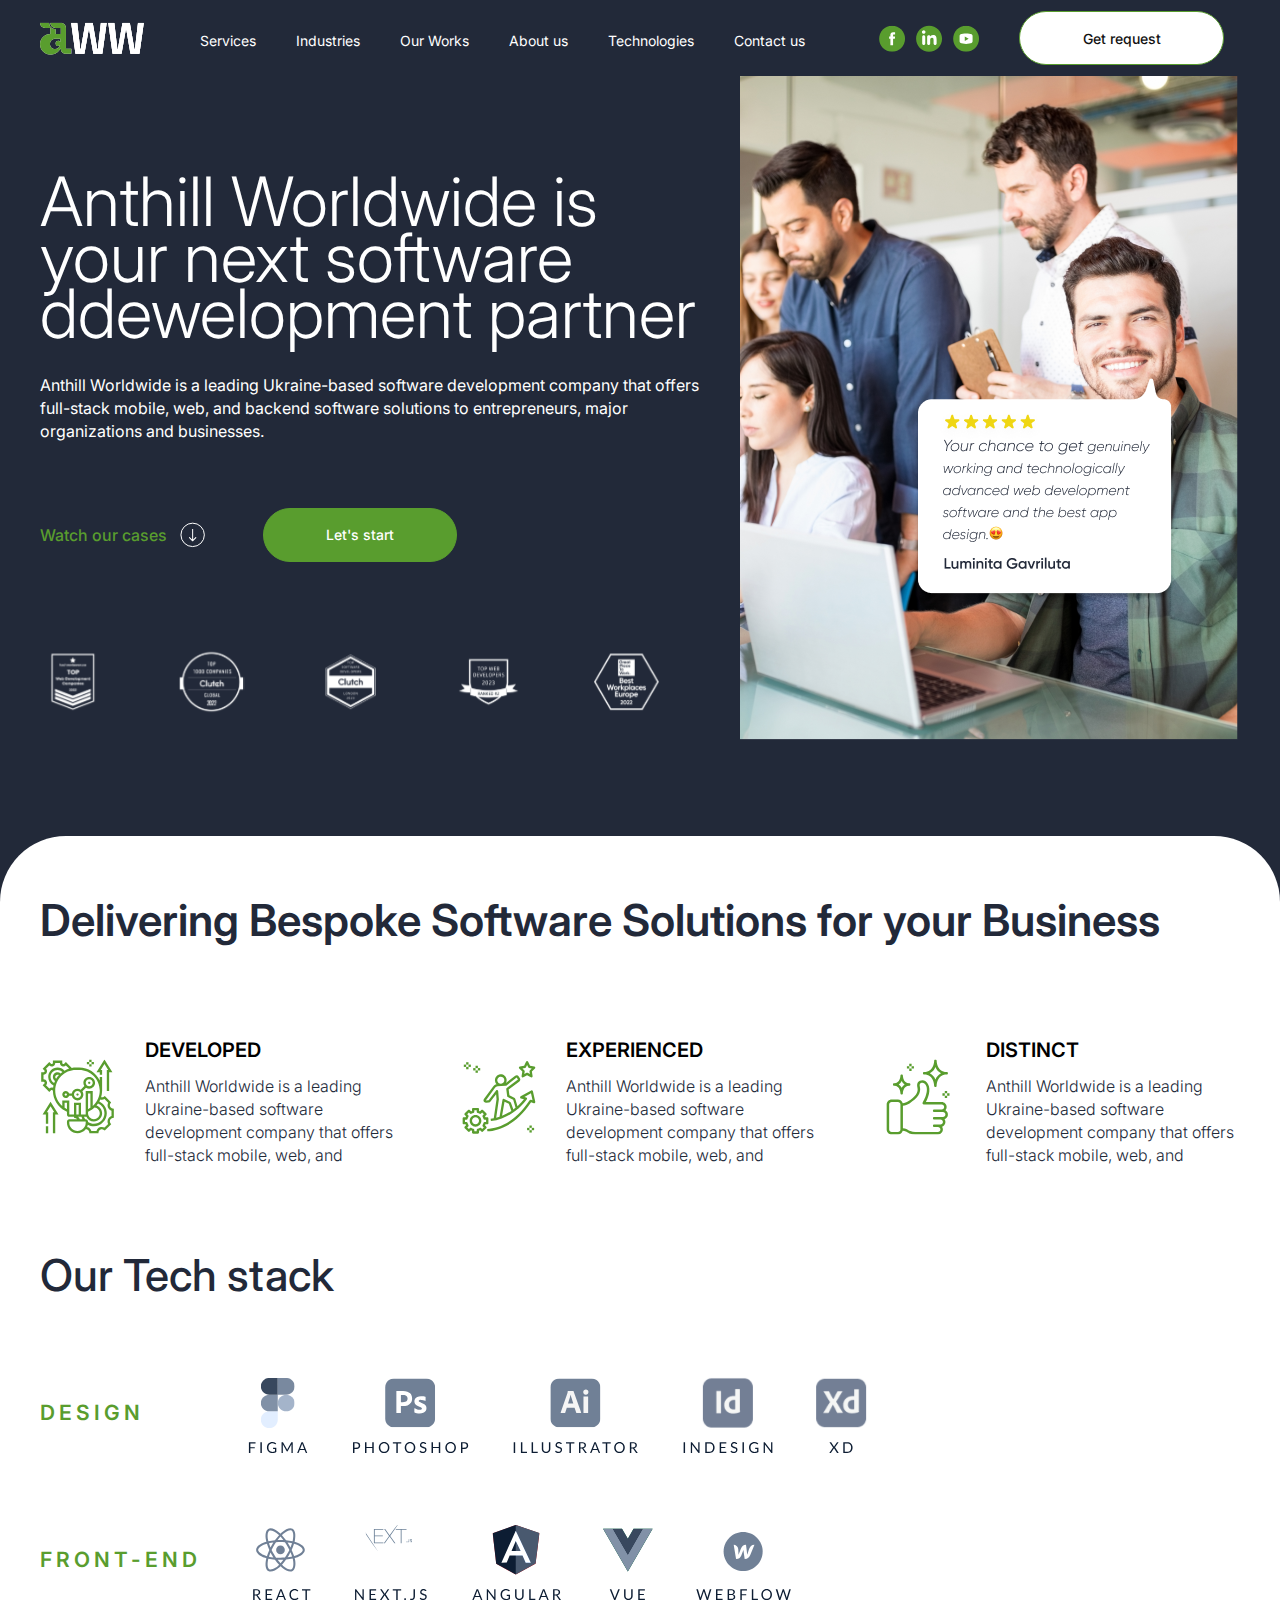
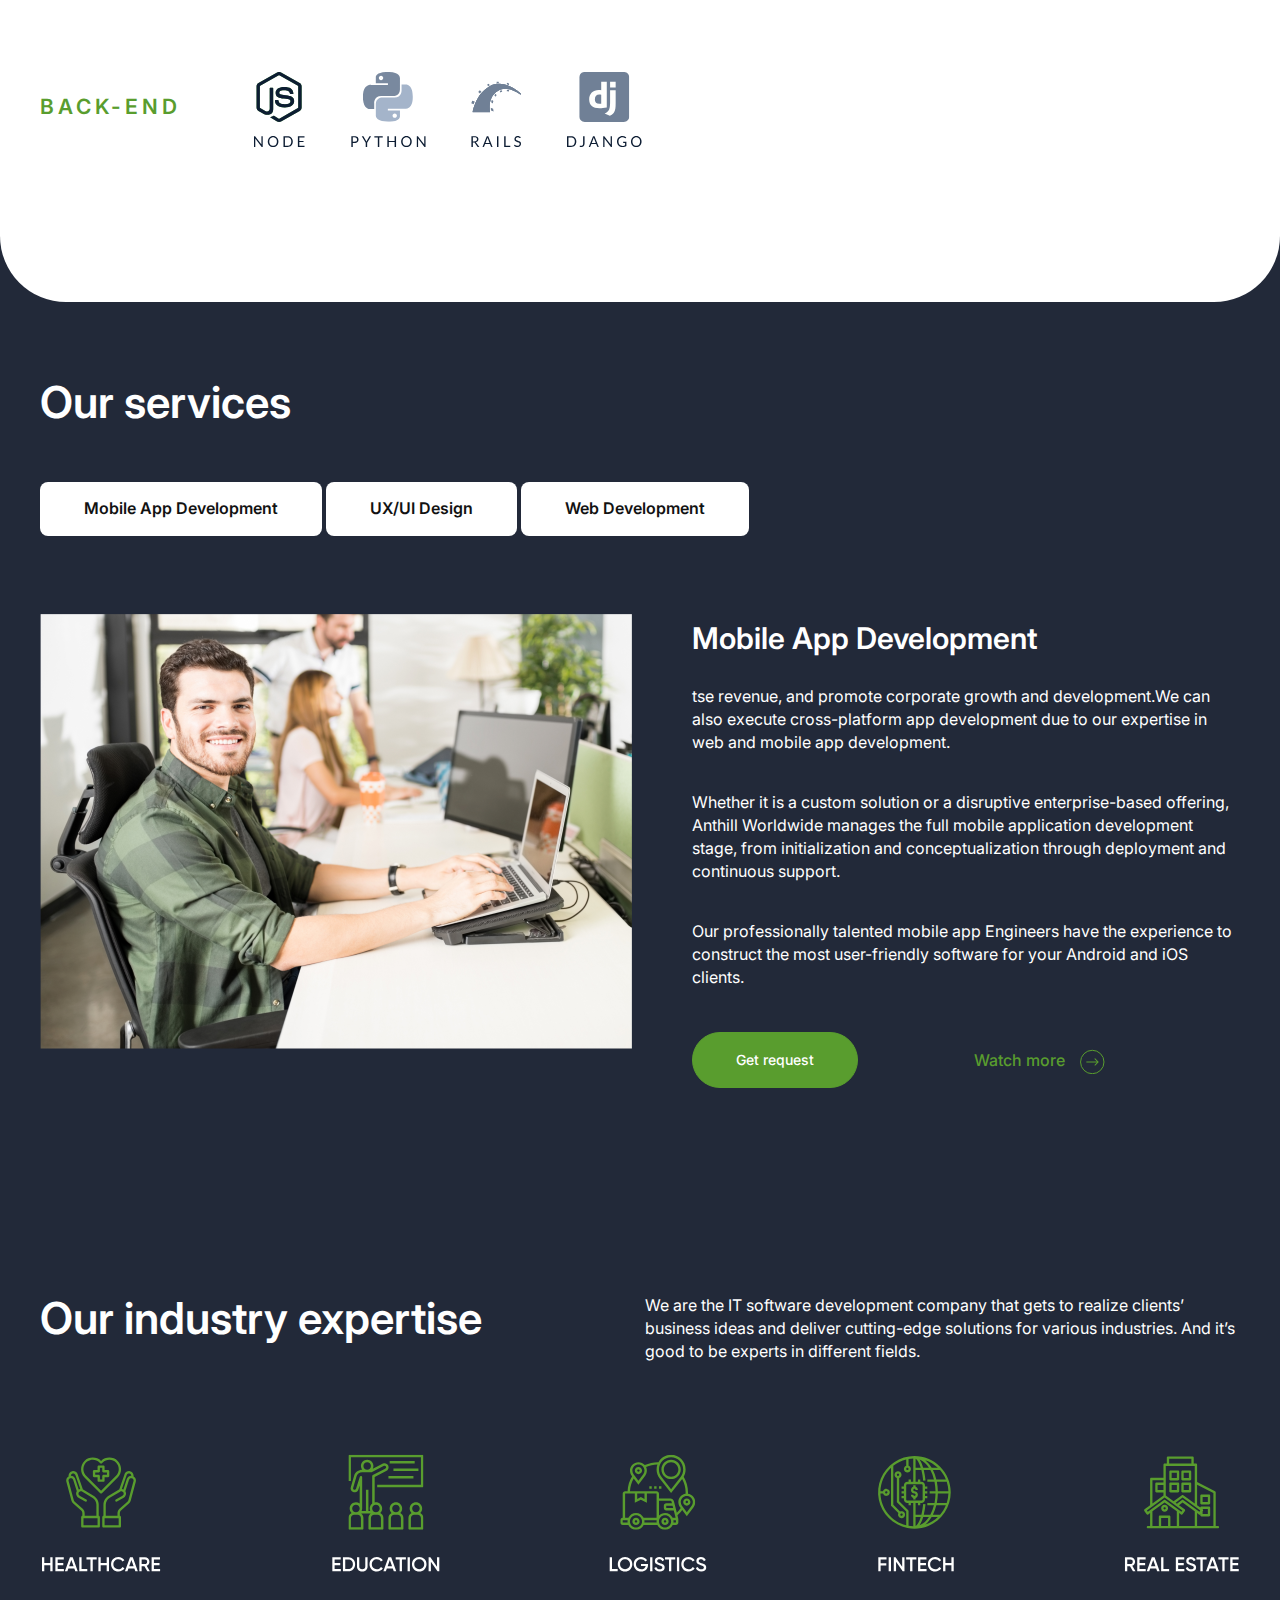
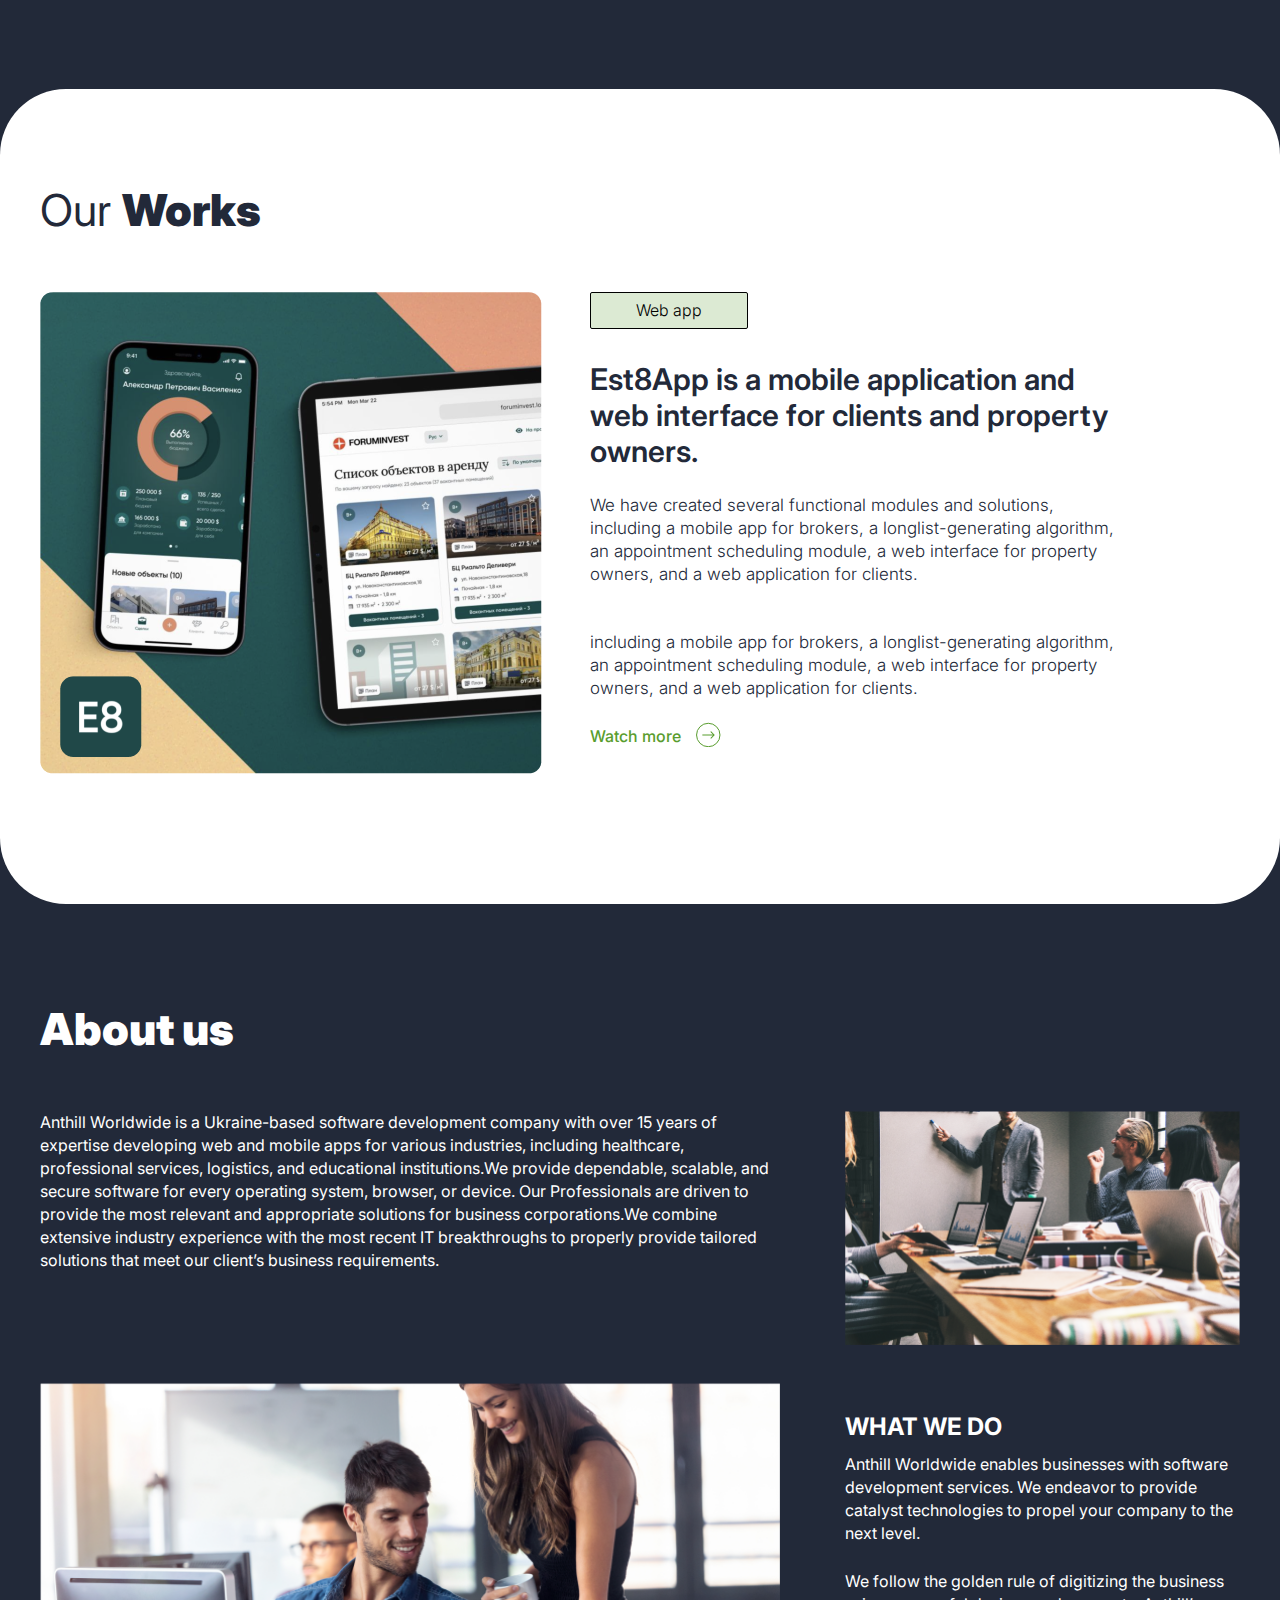
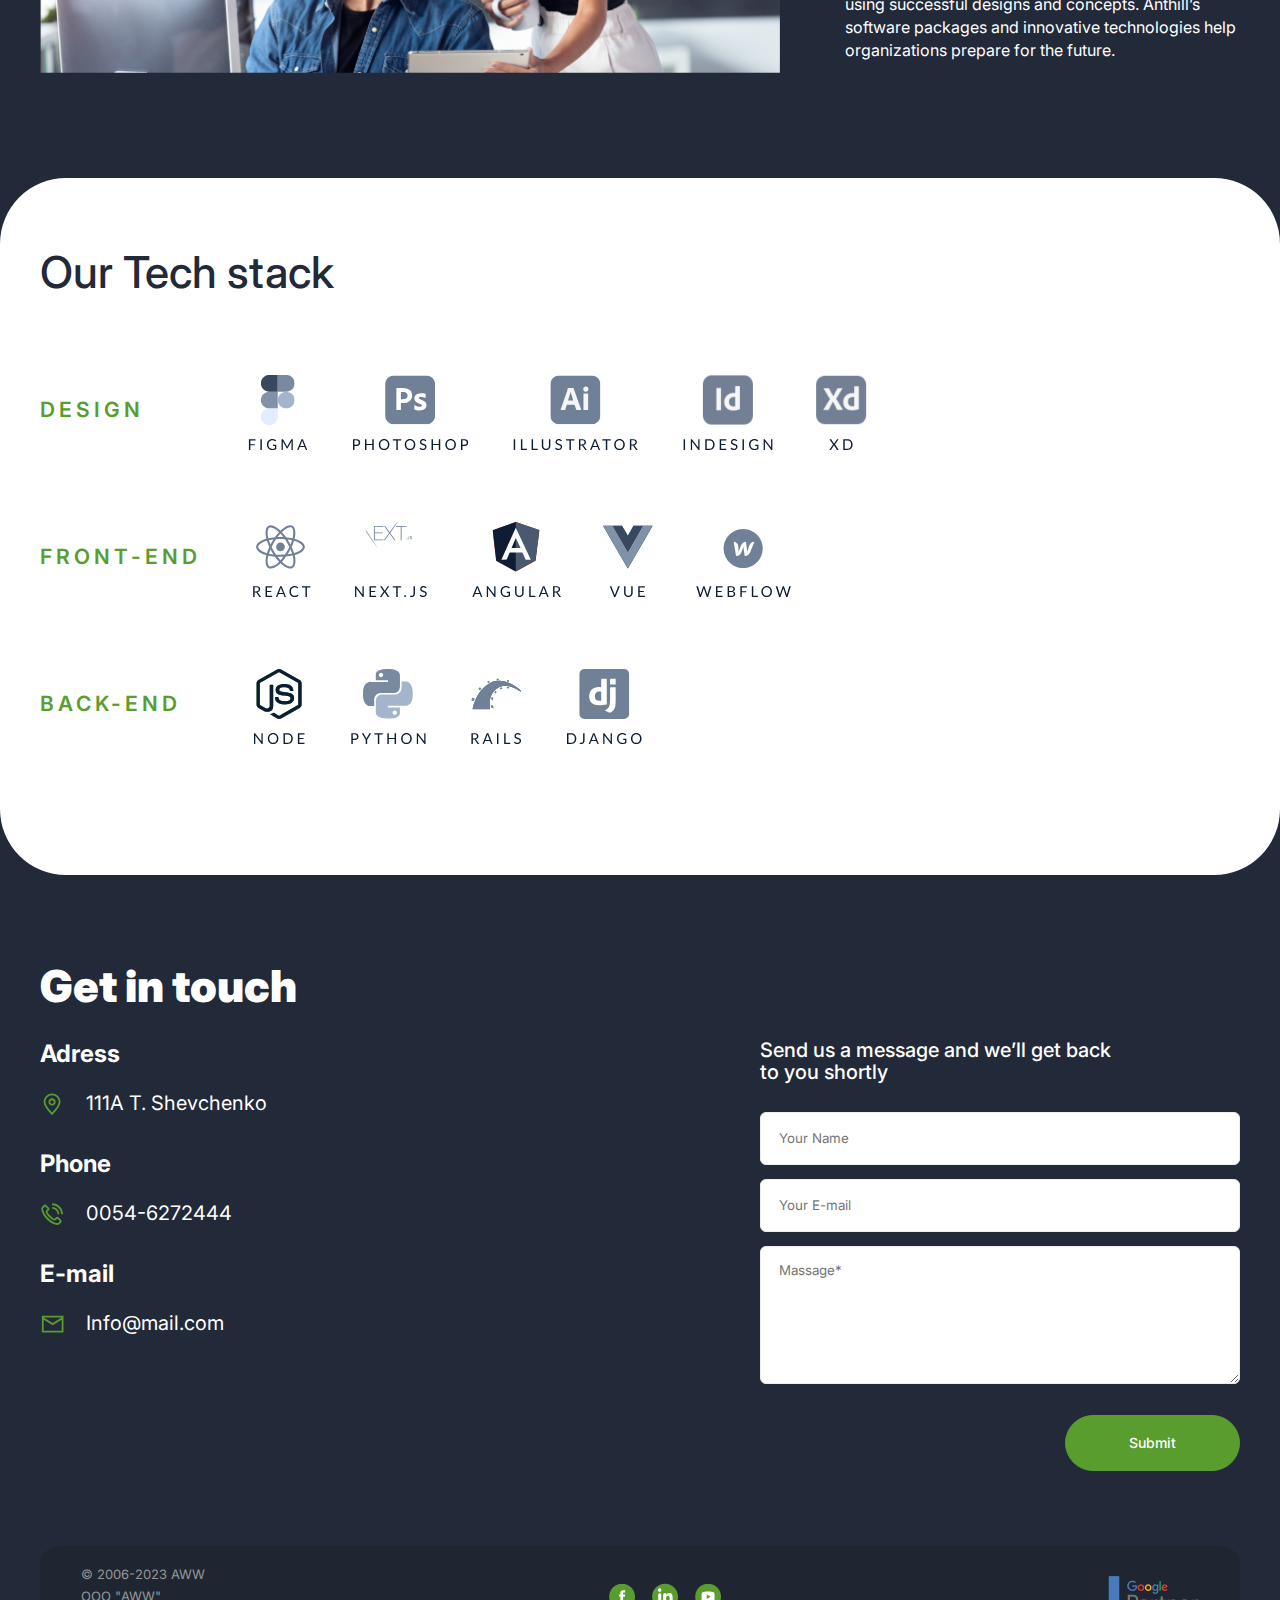
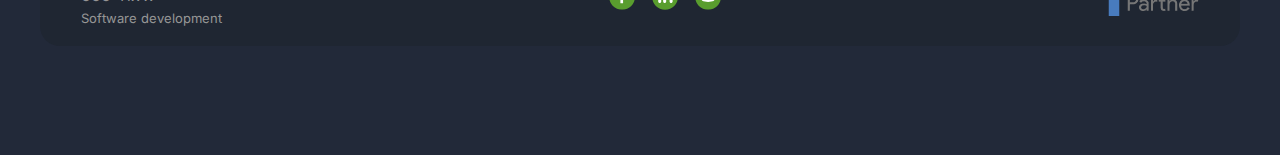
<file: index.html>
<!DOCTYPE html>
<html lang="en">
<head>
	<meta charset="UTF-8">
	<meta name="viewport" content="width=device-width, initial-scale=1.0">
	<title>AWW</title>
	<link rel="stylesheet" href="css/style.css">
	
</head>
<body>
	<div class="wrapper">
		<header class="header">
			<div class="header__container">
				<div class="header__body">
					<div class="header__body_logo">
						<a href="index.html"><img src="img/header/logo-main.svg" alt=""></a>
					</div>
					<div class="header__body_icons_mobile">
						<p><a href=""><img src="img/header/tel-icon.svg" alt=""></p></a>
						<p><a href=""><img src="img/header/mail-icon.svg" alt=""></p></a>
					</div>
					<div class="header__burger">
						<span></span>
					</div>
					<nav class="header__body_menu">
						<ul class="menu-list">
							<li><a class="header-link" href="#services">Services</a></li>
							<li><a class="header-link" href="#industries">Industries</a></li>
							<li><a class="header-link" href="works.html">Our Works</a></li>
							<li><a class="header-link" href="aboutUs.html">About us</a></li>
							<li><a class="header-link" href="">Technologies</a></li>
							<li><a class="header-link" href="#contact">Contact us</a></li>
						</ul>
					</nav>
					<div class="header__body_icons">
						<p><a href=""><img src="img/header/face-icon.svg" alt=""></p></a>
						<p><a href=""><img src="img/header/inst-icon.svg" alt=""></p></a>
						<p><a href=""><img src="img/header/youtube-icon.svg" alt=""></p></a>
					</div>

					<div class="header__body_btn">
						<button>Get request</button>
					</div>
				</div>
			</div>
		</header>
		<main class="page">
			<div class="front">
				<div class="front__container">
					<div class="front_cotent">
						<div class="cotent_title">Anthill Worldwide is your next software ddewelopment partner
						</div>
						<div class="content_text">Anthill Worldwide is a leading Ukraine-based software development company that offers full-stack mobile, web, and backend software solutions to entrepreneurs, major organizations and businesses.
						</div>
						<div class="content_actions">
							<p class="watc-cases"><a href="">Watch our cases</a></p>
							<p class="casesicon"><a href=""><img src="img/cases.svg" alt=""></a></p>
							<button class="start">Let's start</button>
						</div>
						<div class="front-icons">
							<p><img src="img/icon1.svg" alt=""></p>
							<p><img src="img/icon2.svg" alt=""></p>
							<p><img src="img/icon3.svg" alt=""></p>
							<p><img src="img/icon4.svg" alt=""></p>
							<p><img src="img/icon5.svg" alt=""></p>
						</div>
					</div>
					<div class="front_image">
						<div class="main-photo"><img src="img/main-photo.png" alt=""></div>
						<div class="comment-photo"><img class="comment" src="img/comment.png" alt=""></div>
					</div>
				</div>
			</div>
			<div class="buisness">
				<div class="buisness__container">
					<div class="buisness_title">Delivering Bespoke Software Solutions for your Business
					</div>
					<div class="buisness_item-rowtop">
						<div class="buisness_item">
							<div class="buisness_item-img"><img src="img/buisness/buisness1.svg" alt="">
							</div>
							<div class="buisness_item-content">
								<div class="item-content-title">Developed</div>
								<div class="item-content-text">Anthill Worldwide is a leading Ukraine-based software development company that offers full-stack mobile, web, and </div>
							</div>
						</div>
						<div class="buisness_item">
							<div class="buisness_item-img"><img src="img/buisness/buisness2.svg" alt="">
							</div>
							<div class="buisness_item-content">
								<div class="item-content-title">Experienced</div>
								<div class="item-content-text">Anthill Worldwide is a leading Ukraine-based software development company that offers full-stack mobile, web, and </div>
							</div>
						</div>
						<div class="buisness_item">
							<div class="buisness_item-img"><img src="img/buisness/buisness3.svg" alt="">
							</div>
							<div class="buisness_item-content">
								<div class="item-content-title">Distinct</div>
								<div class="item-content-text">Anthill Worldwide is a leading Ukraine-based software development company that offers full-stack mobile, web, and </div>
							</div>
						</div>
					</div>
					<div class="buisness_title-2">Our Tech stack
					</div>
					<div class="buisness_item-row">
						<p class="label design">Design</p>
						<p class="row-icon"><img src="img/buisness/figma-icon.svg" alt=""></p>
						<p class="row-icon"><img src="img/buisness/photoshop-icon.svg" alt=""></p>
						<p class="row-icon"><img src="img/buisness/illustrator-icon.svg" alt=""></p>
						<p class="row-icon"><img src="img/buisness/indesign-icon.svg" alt=""></p>
						<p class="row-icon"><img src="img/buisness/xd-icon.svg" alt=""></p>
					</div>
					<div class="buisness_item-row">
						<p class="label front-end">Front-end</p>
						<p class="row-icon"><img src="img/buisness/react-icon.svg" alt=""></p>
						<p class="row-icon"><img src="img/buisness/js-icon.svg" alt=""></p>
						<p class="row-icon"><img src="img/buisness/angular-icon.svg" alt=""></p>
						<p class="row-icon"><img src="img/buisness/vue-icon.svg" alt=""></p>
						<p class="row-icon"><img src="img/buisness/webflow-icon.svg" alt=""></p>
					</div>
					<div class="buisness_item-row">
						<p class="label back-end">Back-end</p>
						<p class="row-icon"><img src="img/buisness/node-icon.svg" alt=""></p>
						<p class="row-icon"><img src="img/buisness/pyton-icon.svg" alt=""></p>
						<p class="row-icon"><img src="img/buisness/rails-icon.svg" alt=""></p>
						<p class="row-icon"><img src="img/buisness/django-icon.svg" alt=""></p>
					</div>
				</div>
			</div>
			<div class="services" id="services">
				<div class="services__container">
					<div class="services_title"><p>Our services</p></div>
					<div class="services_tabs">
						<div class="tab_titles">
							<button class="open_tab" data-tab="tab-1">Mobile App Development</button>
							<button class="open_tab" data-tab="tab-2">UX/UI Design</button>
							<button class="open_tab" data-tab="tab-3">Web Development</button>
						</div>

						<div class="tab_content" data-tab_content id="tab-1">
							<div class="tab_content_img">
								<img src="img/services/service-img.png" alt="">
							</div>
							<div class="tab_content_text">
								<div class="tab_content_text_title">Mobile App Development</div>
								<div class="tab_content_text_text">
									<p>tse revenue, and promote corporate growth and development.We can also execute cross-platform app development due to our expertise in web and mobile app development.</p>
									<p>Whether it is a custom solution or a disruptive enterprise-based offering, Anthill Worldwide manages the full mobile application development stage, from initialization and conceptualization through deployment and continuous support.</p>
									<p>Our professionally talented mobile app Engineers have the experience to construct the most user-friendly software for your Android and iOS clients.</p>
								</div>
								<div class="tab_content_text_actions">
									<div class="tab_content_text_actions_btn">
										<button>Get request</button>
									</div>
									<p class="tab_content_text_actions-link"><a href="">Watch more</a></p>
								</div>
							</div>
						</div>
						<div class="tab_content hidden" data-tab_content id="tab-2">
							<div class="tab_content_img">
								<img src="img/services/service-img.png" alt="">
							</div>
							<div class="tab_content_text">
								<div class="tab_content_text_title">UX/UI Design</div>
								<div class="tab_content_text_text">
									<p>tse revenue, and promote corporate growth and development.We can also execute cross-platform app development due to our expertise in web and mobile app development.</p>
									<p>Whether it is a custom solution or a disruptive enterprise-based offering, Anthill Worldwide manages the full mobile application development stage, from initialization and conceptualization through deployment and continuous support.</p>
									<p>Our professionally talented mobile app Engineers have the experience to construct the most user-friendly software for your Android and iOS clients.</p>
								</div>
								<div class="tab_content_text_actions">
									<div class="tab_content_text_actions_btn">
										<button>Get request</button>
									</div>
									<p class="tab_content_text_actions-link"><a href="">Watch more</a></p>
								</div>
							</div>
						</div>
						<div class="tab_content hidden" data-tab_content id="tab-3">
							<div class="tab_content_img">
								<img src="img/services/service-img.png" alt="">
							</div>
							<div class="tab_content_text">
								<div class="tab_content_text_title">Web Development</div>
								<div class="tab_content_text_text">
									<p>tse revenue, and promote corporate growth and development.We can also execute cross-platform app development due to our expertise in web and mobile app development.</p>
									<p>Whether it is a custom solution or a disruptive enterprise-based offering, Anthill Worldwide manages the full mobile application development stage, from initialization and conceptualization through deployment and continuous support.</p>
									<p>Our professionally talented mobile app Engineers have the experience to construct the most user-friendly software for your Android and iOS clients.</p>
								</div>
								<div class="tab_content_text_actions">
									<div class="tab_content_text_actions_btn" >
										<button >Get request</button>
									</div>
									<p class="tab_content_text_actions-link"><a href="">Watch more</a></p>
								</div>
							</div>
						</div>

					</div>
					<div class="services_content" id="industries">
						<div class="services_content-title"><p>Our industry expertise</p></div>
						<div class="services_content_text">We are the IT software development company that gets to realize clients’ business ideas and deliver cutting-edge solutions for various industries. And it’s good to be experts in different fields.
						</div>
					</div>
					<div class="services_item-row">
						<div class="services_item-row-item">
							<img src="img/services/helth.svg" alt="">
						</div>
						<div class="services_item-row-item">
							<img src="img/services/education.svg" alt="">
						</div>
						<div class="services_item-row-item">
							<img src="img/services/logistic.svg" alt="">
						</div>
						<div class="services_item-row-item">
							<img src="img/services/fintech.svg" alt="">
						</div>
						<div class="services_item-row-item">
							<img src="img/services/real.svg" alt="">
						</div>
					</div>
				</div>
			</div>
			<div class="works">
				<div class="works__container">
					<div class="works_title">Our <span>Works</span>
					</div>
					<div class="works_content">
						<div class="works_content_img">
							<a href=""><img src="img/works/works-img.png" alt=""></a>
						</div>
						<div class="works_content_body">
							<button><a href="">Web app</a></button>
							<div class="works_content_body_title">Est8App is a mobile application and web interface for clients and property owners.</div>
							<div class="works_content_body_text">
								<p>We have created several functional modules and solutions, including a mobile app for brokers, a longlist-generating algorithm, an appointment scheduling module, a web interface for property owners, and a web application for clients.</p>
								<p>including a mobile app for brokers, a longlist-generating algorithm, an appointment scheduling module, a web interface for property owners, and a web application for clients.</p>
							</div>
							<p class="works_content_body-link"><a href="works.html">Watch more</a></p>
						</div>
					</div>
				</div>
			</div>
			<div class="about">
				<div class="about__container">
					<div class="about_title">About us</div>
					<div class="about_body">
						<div class="about_body_left">
							<div class="about_body_left_text">
								Anthill Worldwide is a Ukraine-based software development company with over 15 years of expertise developing web and mobile apps for various industries, including healthcare, professional services, logistics, and educational institutions.We provide dependable, scalable, and secure software for every operating system, browser, or device. Our Professionals are driven to provide the most relevant and appropriate solutions for business corporations.We combine extensive industry experience with the most recent IT breakthroughs to properly provide tailored solutions that meet our client’s business requirements.
							</div>
							<div class="about_body_left_img">
								<img src="img/about/about-left.png" alt="">
							</div>
						</div>
						<div class="about_body_right">
							<div class="about_body_right_img">
								<img src="img/about/about-right.png" alt="">
							</div>
							<div class="about_body_right_text">
								<p class="about_body_right_text-title">What we do</p>
								<p class="about_body_right_text-text">Anthill Worldwide enables businesses with software development services. We endeavor to provide catalyst technologies to propel your company to the next level.</p>
								<p class="about_body_right_text-text">We follow the golden rule of digitizing the business using successful designs and concepts. Anthill’s software packages and innovative technologies help organizations prepare for the future.</p>

							</div>
						</div>
					</div>
				</div>
			</div>
			<div class="tech">
				<div class="tech__container">
					<div class="buisness_title-2">Our Tech stack
					</div>
					<div class="buisness_item-row">
						<p class="label design">Design</p>
						<p class="row-icon"><img src="img/buisness/figma-icon.svg" alt=""></p>
						<p class="row-icon"><img src="img/buisness/photoshop-icon.svg" alt=""></p>
						<p class="row-icon"><img src="img/buisness/illustrator-icon.svg" alt=""></p>
						<p class="row-icon"><img src="img/buisness/indesign-icon.svg" alt=""></p>
						<p class="row-icon"><img src="img/buisness/xd-icon.svg" alt=""></p>
					</div>
					<div class="buisness_item-row">
						<p class="label front-end">Front-end</p>
						<p class="row-icon"><img src="img/buisness/react-icon.svg" alt=""></p>
						<p class="row-icon"><img src="img/buisness/js-icon.svg" alt=""></p>
						<p class="row-icon"><img src="img/buisness/angular-icon.svg" alt=""></p>
						<p class="row-icon"><img src="img/buisness/vue-icon.svg" alt=""></p>
						<p class="row-icon"><img src="img/buisness/webflow-icon.svg" alt=""></p>
					</div>
					<div class="buisness_item-row">
						<p class="label back-end">Back-end</p>
						<p class="row-icon"><img src="img/buisness/node-icon.svg" alt=""></p>
						<p class="row-icon"><img src="img/buisness/pyton-icon.svg" alt=""></p>
						<p class="row-icon"><img src="img/buisness/rails-icon.svg" alt=""></p>
						<p class="row-icon"><img src="img/buisness/django-icon.svg" alt=""></p>
					</div>
				</div>
			</div>
		</main>
		<footer class="footer" >
			<div class="footer__container">
				<div class="footer_title" id="contact">Get in touch</div>
				<div class="footer_body">
					<div class="footer_left">
						<p class="title">Adress</p>
						<p class="text-location">111A T. Shevchenko</p>
						<p class="title">Phone</p>
						<p class="text-tel">0054-6272444</p>
						<p class="title">E-mail</p>
						<p class="text-mail">Info@mail.com</p>
					</div>
					<div class="footer_right">
						<div class="footer_right_text">Send us a message and we’ll get back to you shortly</div>
						<div class="footer_right_form">
							<form action="">
								<p><input type="text" placeholder="Your Name"></p>
								<p><input type="mail" placeholder="Your E-mail"></p>
								<p><textarea placeholder="Massage*"></textarea></p>
								<div class="footer_right_btn">
									<button>Submit</button>
								</div>
							</form>
						</div>
					</div>
				</div>
				<div class="footer_row">
					<div class="footer_row-text">
						<p>© 2006-2023 AWW</p>
						<p>ООО "AWW"</p>
						<p>Software development</p>
					</div>
					<div class="footer_row-icons">
						<p><a href=""><img src="img/header/face-icon.svg" alt=""></p></a>
						<p><a href=""><img src="img/header/inst-icon.svg" alt=""></p></a>
						<p><a href=""><img src="img/header/youtube-icon.svg" alt=""></p></a>
					</div>
					<div class="footer_row-img">
						<img src="img/footer/footer-google.png" alt="">
					</div>
				</div>
			</div>
		</footer>
	</div>
		<!--підключаємо бібліотеку Jqery-->
		<script src="https://code.jquery.com/jquery-3.6.3.min.js"></script>
		<!--підключаємо загальний файл JS-->
		<script src="js/script.js"></script>
</body>
</html>
</file>
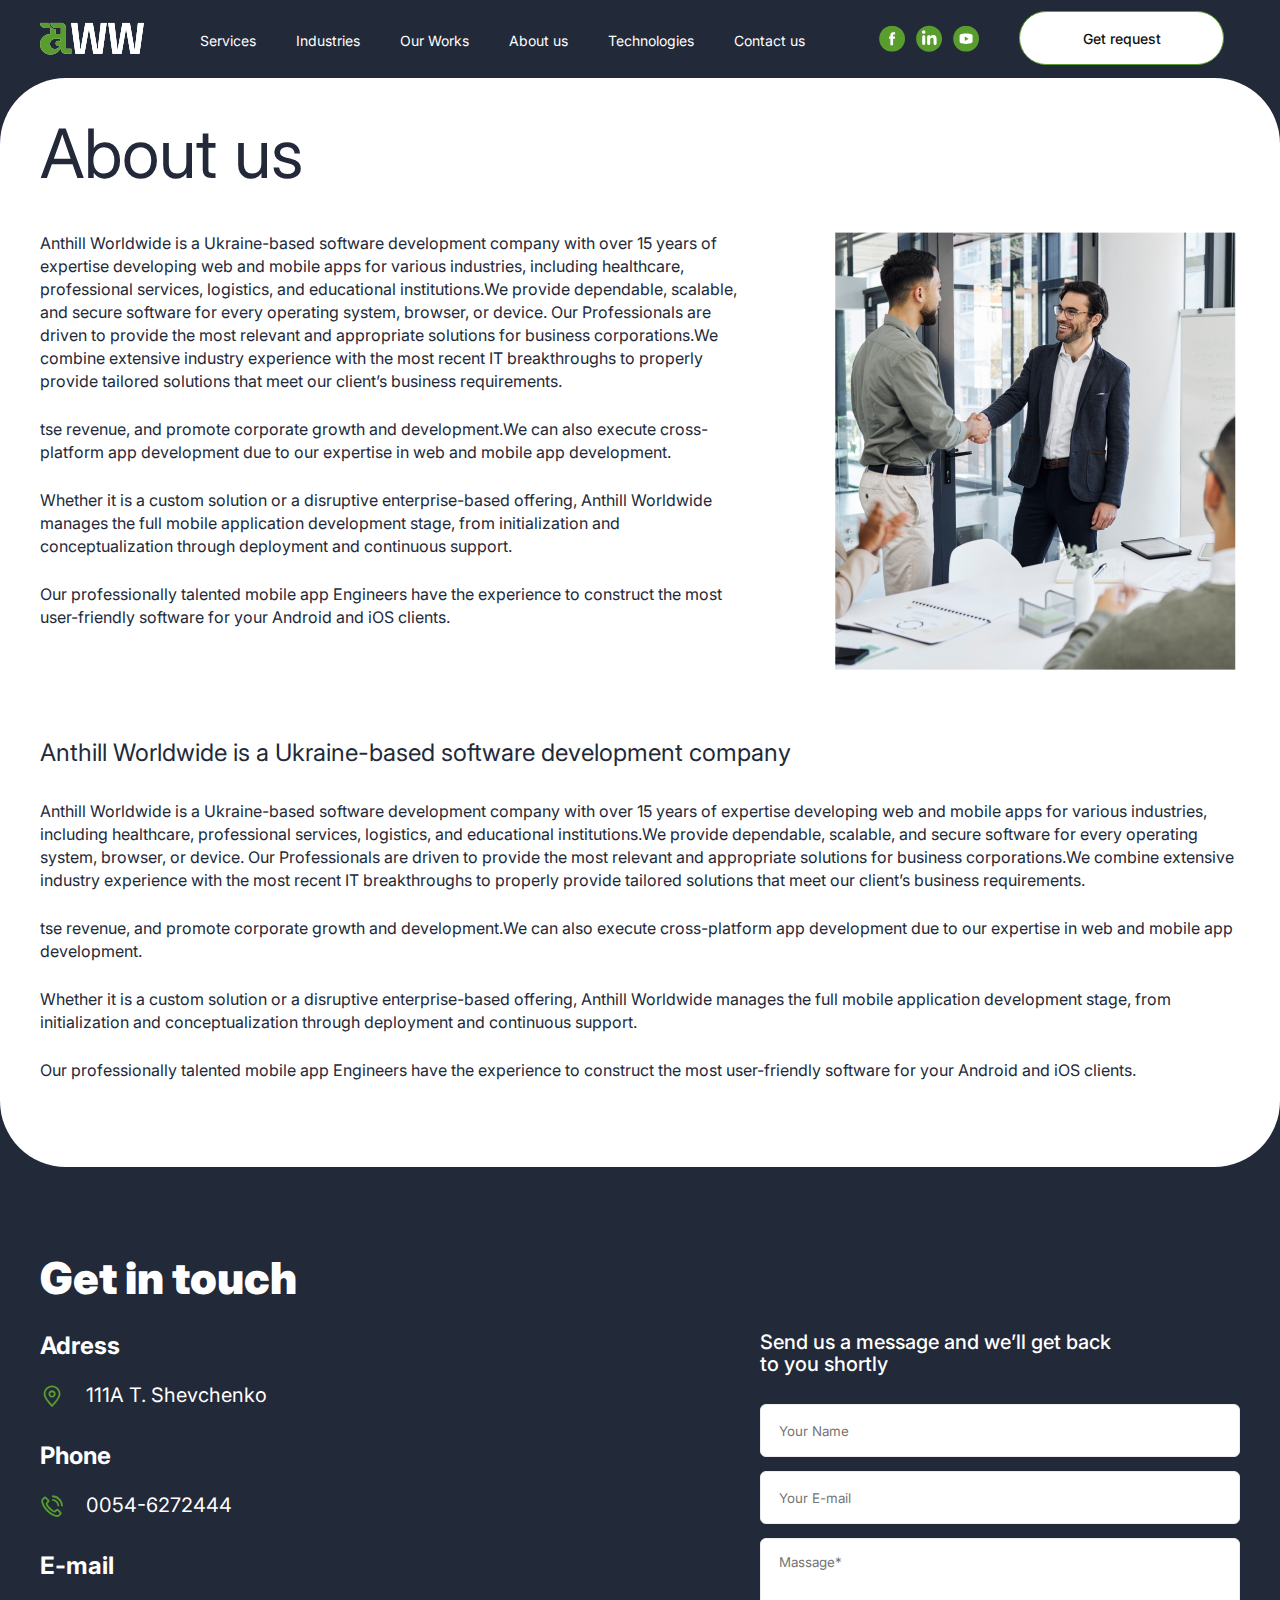
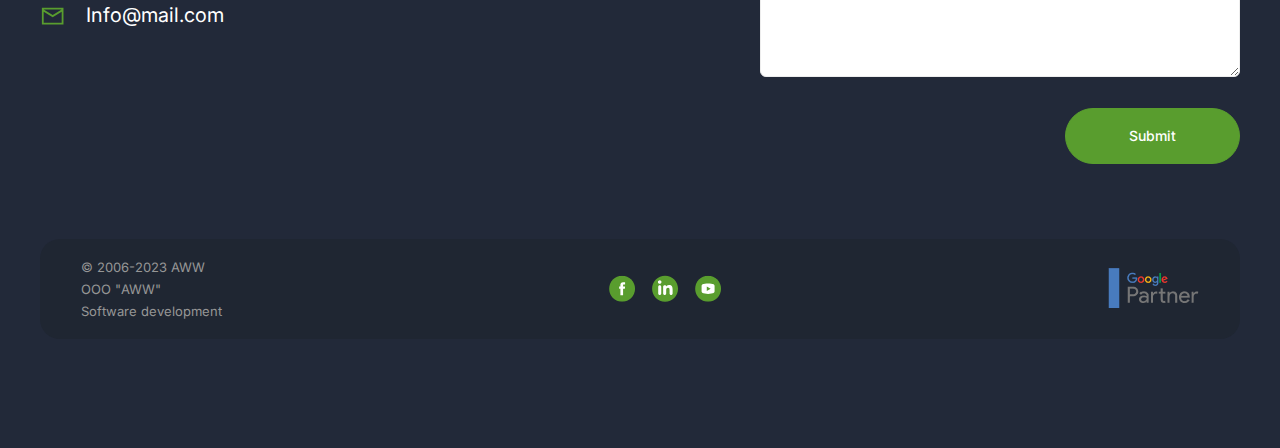
<file: aboutUs.html>
<!DOCTYPE html>
<html lang="en">
<head>
	<meta charset="UTF-8">
	<meta name="viewport" content="width=device-width, initial-scale=1.0">
	<title>About Us</title>
	<link rel="stylesheet" href="css/style.css">
	
</head>
<body>
	<div class="wrapper">
		<header class="header">
			<div class="header__container">
				<div class="header__body">
					<div class="header__body_logo">
						<a href="index.html"><img src="img/header/logo-main.svg" alt=""></a>
					</div>
					<div class="header__body_icons_mobile">
						<p><a href=""><img src="img/header/tel-icon.svg" alt=""></p></a>
						<p><a href=""><img src="img/header/mail-icon.svg" alt=""></p></a>
					</div>
					<div class="header__burger">
						<span></span>
					</div>
					<nav class="header__body_menu">
						<ul class="menu-list">
							<li><a class="header-link" href="#services">Services</a></li>
							<li><a class="header-link" href="#industries">Industries</a></li>
							<li><a class="header-link" href="works.html">Our Works</a></li>
							<li><a class="header-link" href="aboutUs.html">About us</a></li>
							<li><a class="header-link" href="">Technologies</a></li>
							<li><a class="header-link" href="#contact">Contact us</a></li>
						</ul>
					</nav>
					<div class="header__body_icons">
						<p><a href=""><img src="img/header/face-icon.svg" alt=""></p></a>
						<p><a href=""><img src="img/header/inst-icon.svg" alt=""></p></a>
						<p><a href=""><img src="img/header/youtube-icon.svg" alt=""></p></a>
					</div>

					<div class="header__body_btn">
						<button>Get request</button>
					</div>
				</div>
			</div>
		</header>
		
		<main class="page">
			<div class="about-us">
				<div class="about-us__container">
					<div class="about-us_title"><h2>About us</h2></div>
					<div class="about-us_body">
						<div class="about-us_body-text">
							<p>Anthill Worldwide is a Ukraine-based software development company with over 15 years of expertise developing web and mobile apps for various industries, including healthcare, professional services, logistics, and educational institutions.We provide dependable, scalable, and secure software for every operating system, browser, or device. Our Professionals are driven to provide the most relevant and appropriate solutions for business corporations.We combine extensive industry experience with the most recent IT breakthroughs to properly provide tailored solutions that meet our client’s business requirements.</p>
							<p>tse revenue, and promote corporate growth and development.We can also execute cross-platform app development due to our expertise in web and mobile app development.</p>
							<p>Whether it is a custom solution or a disruptive enterprise-based offering, Anthill Worldwide manages the full mobile application development stage, from initialization and conceptualization through deployment and continuous support.</p>
							<p>Our professionally talented mobile app Engineers have the experience to construct the most user-friendly software for your Android and iOS clients.</p>
						</div>
						<div class="about-us_body-img">
							<img src="img/about-us.png" alt="">
						</div>
					</div>
					<div class="about-us_subtitle"><h3>Anthill Worldwide is a Ukraine-based software development company </h3></div>
					<div class="about-us_subtext">
						<p>Anthill Worldwide is a Ukraine-based software development company with over 15 years of expertise developing web and mobile apps for various industries, including healthcare, professional services, logistics, and educational institutions.We provide dependable, scalable, and secure software for every operating system, browser, or device. Our Professionals are driven to provide the most relevant and appropriate solutions for business corporations.We combine extensive industry experience with the most recent IT breakthroughs to properly provide tailored solutions that meet our client’s business requirements.</p>
						<p>tse revenue, and promote corporate growth and development.We can also execute cross-platform app development due to our expertise in web and mobile app development.</p>
						<p>Whether it is a custom solution or a disruptive enterprise-based offering, Anthill Worldwide manages the full mobile application development stage, from initialization and conceptualization through deployment and continuous support.</p>
						<p>Our professionally talented mobile app Engineers have the experience to construct the most user-friendly software for your Android and iOS clients.</p>
					</div>
				</div>
			</div>
		</main>

		<footer class="footer">
			<div class="footer__container">
				<div class="footer_title">Get in touch</div>
				<div class="footer_body">
					<div class="footer_left">
						<p class="title">Adress</p>
						<p class="text-location">111A T. Shevchenko</p>
						<p class="title">Phone</p>
						<p class="text-tel">0054-6272444</p>
						<p class="title">E-mail</p>
						<p class="text-mail">Info@mail.com</p>
					</div>
					<div class="footer_right">
						<div class="footer_right_text">Send us a message and we’ll get back to you shortly</div>
						<div class="footer_right_form">
							<form action="">
								<p><input type="text" placeholder="Your Name"></p>
								<p><input type="mail" placeholder="Your E-mail"></p>
								<p><textarea placeholder="Massage*"></textarea></p>
								<div class="footer_right_btn">
									<button>Submit</button>
								</div>
							</form>
						</div>
					</div>
				</div>
				<div class="footer_row">
					<div class="footer_row-text">
						<p>© 2006-2023 AWW</p>
						<p>ООО "AWW"</p>
						<p>Software development</p>
					</div>
					<div class="footer_row-icons">
						<p><a href=""><img src="img/header/face-icon.svg" alt=""></p></a>
						<p><a href=""><img src="img/header/inst-icon.svg" alt=""></p></a>
						<p><a href=""><img src="img/header/youtube-icon.svg" alt=""></p></a>
					</div>
					<div class="footer_row-img">
						<img src="img/footer/footer-google.png" alt="">
					</div>
				</div>
			</div>
		</footer>
	</div>
		<!--підключаємо бібліотеку Jqery-->
		<script src="https://code.jquery.com/jquery-3.6.3.min.js"></script>
		<!--підключаємо загальний файл JS-->
		<script src="js/script.js"></script>
</body>
</html>
</file>
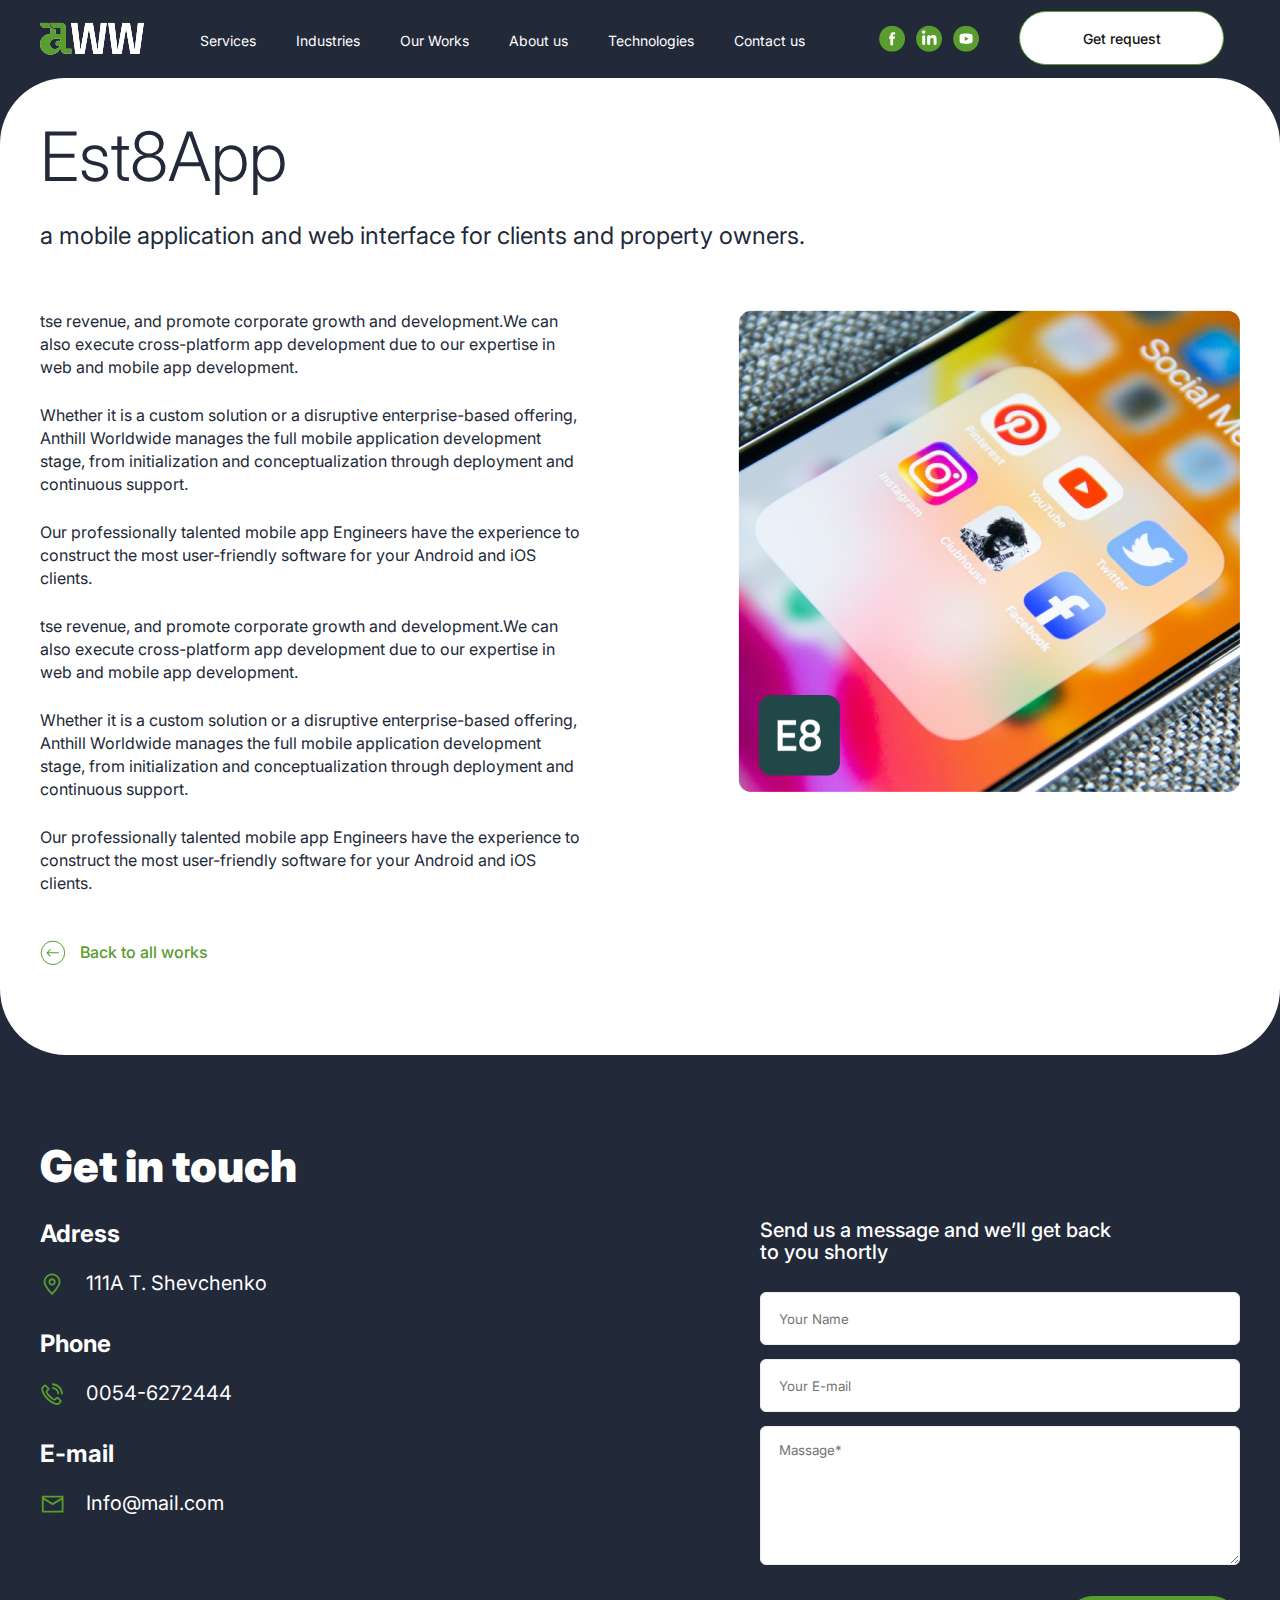
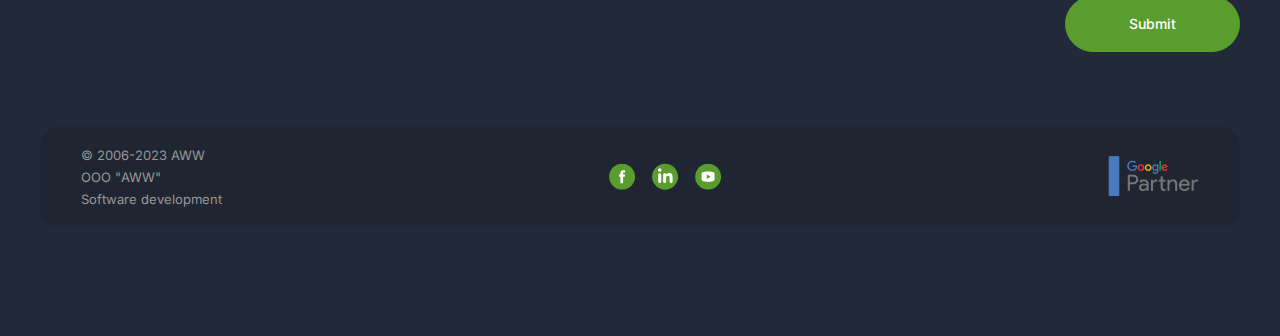
<file: card.html>
<!DOCTYPE html>
<html lang="en">
<head>
	<meta charset="UTF-8">
	<meta name="viewport" content="width=device-width, initial-scale=1.0">
	<title>Card</title>
	<link rel="stylesheet" href="css/style.css">
	
</head>
<body>
	<div class="wrapper">
		<header class="header">
			<div class="header__container">
				<div class="header__body">
					<div class="header__body_logo">
						<a href="index.html"><img src="img/header/logo-main.svg" alt=""></a>
					</div>
					<div class="header__body_icons_mobile">
						<p><a href=""><img src="img/header/tel-icon.svg" alt=""></p></a>
						<p><a href=""><img src="img/header/mail-icon.svg" alt=""></p></a>
					</div>
					<div class="header__burger">
						<span></span>
					</div>
					<nav class="header__body_menu">
						<ul class="menu-list">
							<li><a class="header-link" href="#services">Services</a></li>
							<li><a class="header-link" href="#industries">Industries</a></li>
							<li><a class="header-link" href="works.html">Our Works</a></li>
							<li><a class="header-link" href="aboutUs.html">About us</a></li>
							<li><a class="header-link" href="">Technologies</a></li>
							<li><a class="header-link" href="#contact">Contact us</a></li>
						</ul>
					</nav>
					<div class="header__body_icons">
						<p><a href=""><img src="img/header/face-icon.svg" alt=""></p></a>
						<p><a href=""><img src="img/header/inst-icon.svg" alt=""></p></a>
						<p><a href=""><img src="img/header/youtube-icon.svg" alt=""></p></a>
					</div>

					<div class="header__body_btn">
						<button>Get request</button>
					</div>
				</div>
			</div>
		</header>
		
		<main class="page">
			<div class="card-page">
				<div class="card-page__container">
					<div class="card-page_title">Est8App</div>
					<div class="card-page_subtitle">a mobile application and web interface for clients and property owners.</div>
					<div class="card-page_body">
						<div class="card-page_body-text">
							<p>tse revenue, and promote corporate growth and development.We can also execute cross-platform app development due to our expertise in web and mobile app development.</p>
							<p>Whether it is a custom solution or a disruptive enterprise-based offering, Anthill Worldwide manages the full mobile application development stage, from initialization and conceptualization through deployment and continuous support.</p>
							<p>Our professionally talented mobile app Engineers have the experience to construct the most user-friendly software for your Android and iOS clients.</p>
							<p>tse revenue, and promote corporate growth and development.We can also execute cross-platform app development due to our expertise in web and mobile app development.</p>
							<p>Whether it is a custom solution or a disruptive enterprise-based offering, Anthill Worldwide manages the full mobile application development stage, from initialization and conceptualization through deployment and continuous support.</p>
							<p>Our professionally talented mobile app Engineers have the experience to construct the most user-friendly software for your Android and iOS clients.</p>
						</div>
						<div class="card-page_body-img">
							<img src="img/Our Works/our-works-1.png" alt="">
						</div>
					</div>
					<p class="card-page-link"><a href="works.html">Back to all works</a></p>
				</div>
			</div>
		</main>

		<footer class="footer">
			<div class="footer__container">
				<div class="footer_title">Get in touch</div>
				<div class="footer_body">
					<div class="footer_left">
						<p class="title">Adress</p>
						<p class="text-location">111A T. Shevchenko</p>
						<p class="title">Phone</p>
						<p class="text-tel">0054-6272444</p>
						<p class="title">E-mail</p>
						<p class="text-mail">Info@mail.com</p>
					</div>
					<div class="footer_right">
						<div class="footer_right_text">Send us a message and we’ll get back to you shortly</div>
						<div class="footer_right_form">
							<form action="">
								<p><input type="text" placeholder="Your Name"></p>
								<p><input type="mail" placeholder="Your E-mail"></p>
								<p><textarea placeholder="Massage*"></textarea></p>
								<div class="footer_right_btn">
									<button>Submit</button>
								</div>
							</form>
						</div>
					</div>
				</div>
				<div class="footer_row">
					<div class="footer_row-text">
						<p>© 2006-2023 AWW</p>
						<p>ООО "AWW"</p>
						<p>Software development</p>
					</div>
					<div class="footer_row-icons">
						<p><a href=""><img src="img/header/face-icon.svg" alt=""></p></a>
						<p><a href=""><img src="img/header/inst-icon.svg" alt=""></p></a>
						<p><a href=""><img src="img/header/youtube-icon.svg" alt=""></p></a>
					</div>
					<div class="footer_row-img">
						<img src="img/footer/footer-google.png" alt="">
					</div>
				</div>
			</div>
		</footer>
	</div>
		<!--підключаємо бібліотеку Jqery-->
		<script src="https://code.jquery.com/jquery-3.6.3.min.js"></script>
		<!--підключаємо загальний файл JS-->
		<script src="js/script.js"></script>
</body>
</html>
</file>
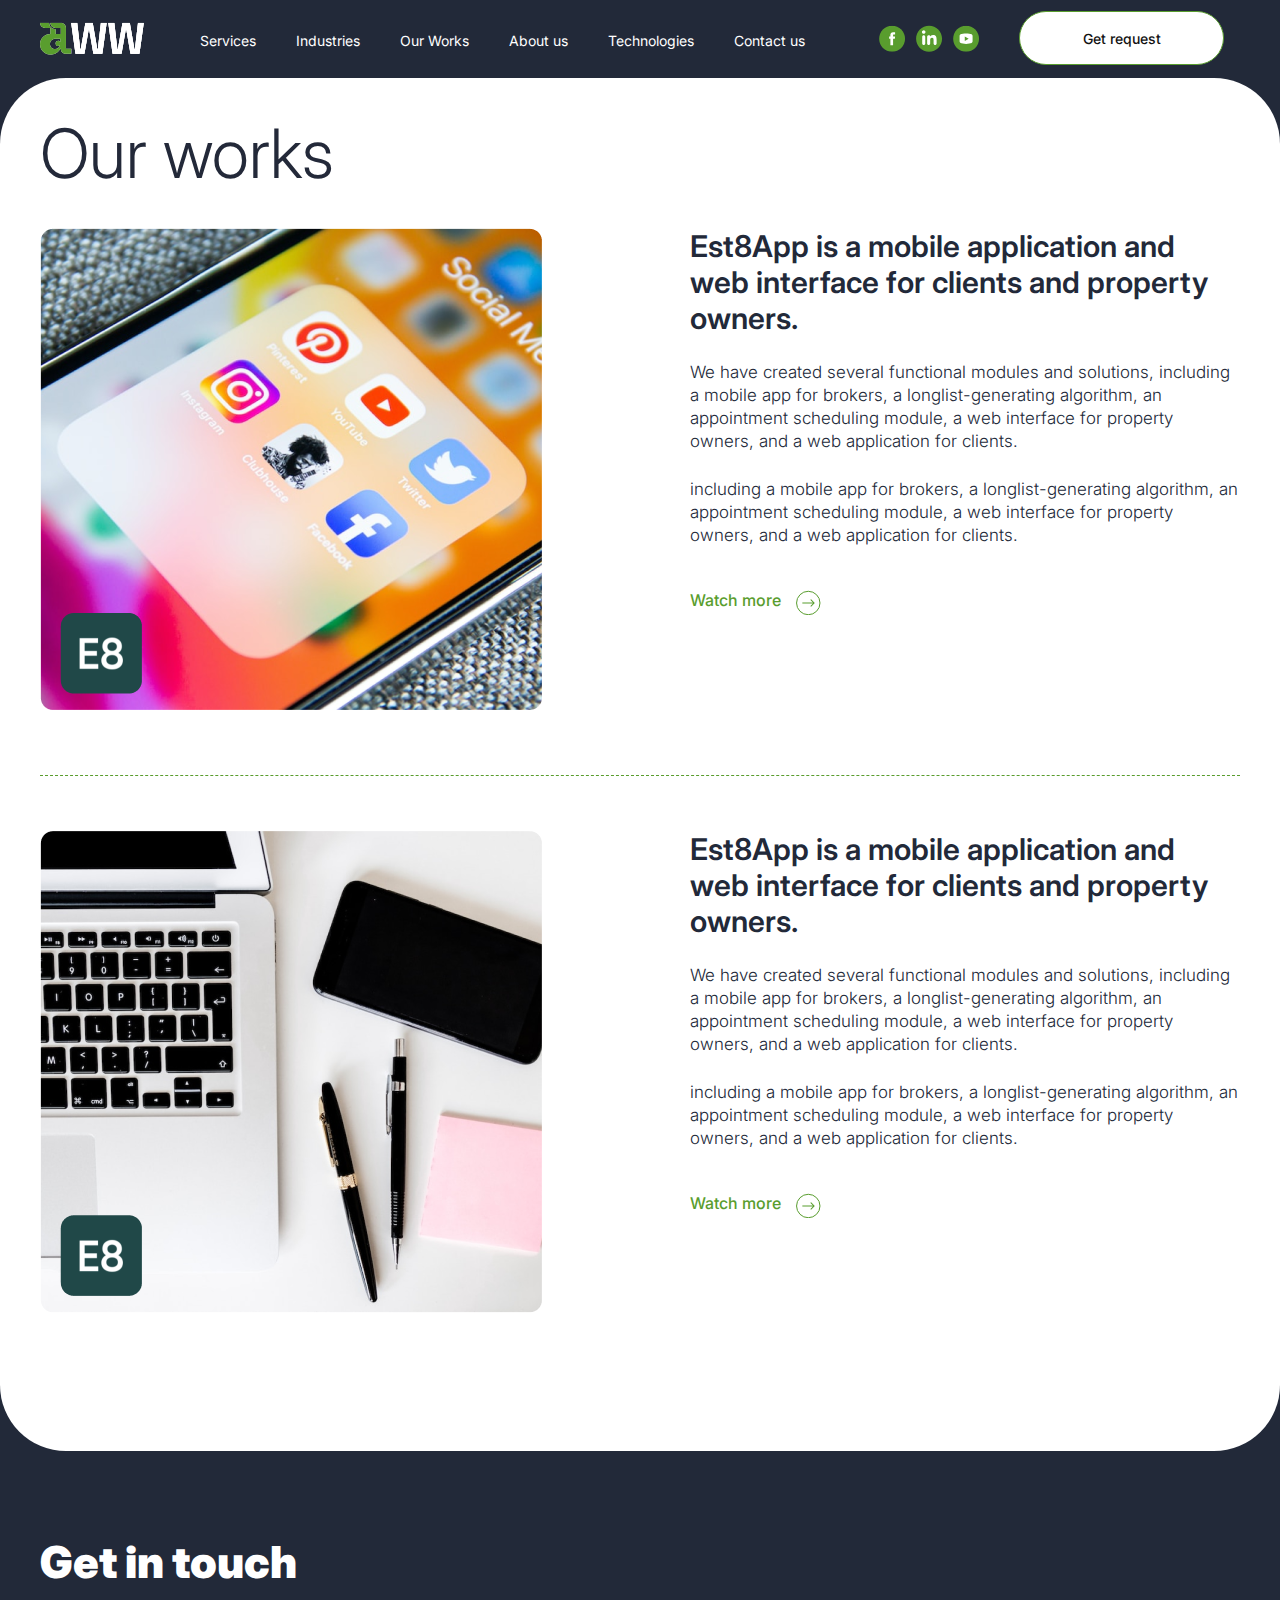
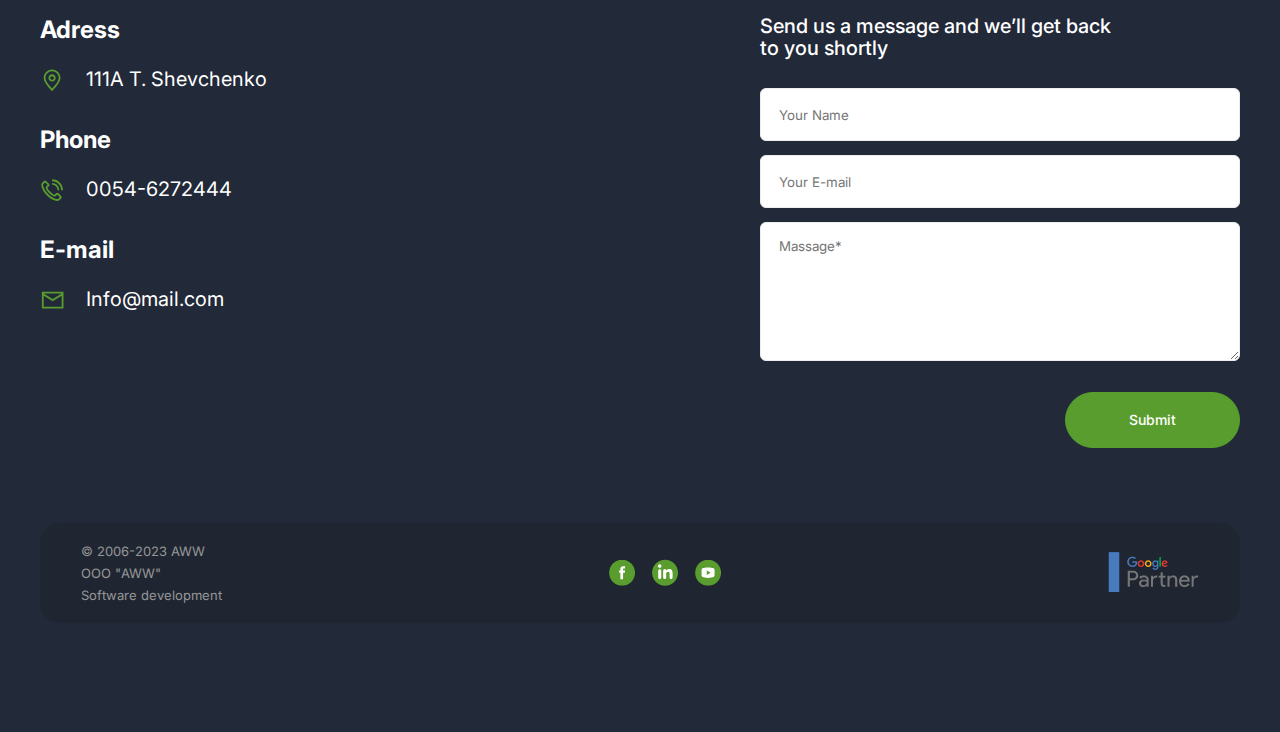
<file: works.html>
<!DOCTYPE html>
<html lang="en">
<head>
	<meta charset="UTF-8">
	<meta name="viewport" content="width=device-width, initial-scale=1.0">
	<title>Our Works</title>
	<link rel="stylesheet" href="css/style.css">
	
</head>
<body>
	<div class="wrapper">
		<header class="header">
			<div class="header__container">
				<div class="header__body">
					<div class="header__body_logo">
						<a href="index.html"><img src="img/header/logo-main.svg" alt=""></a>
					</div>
					<div class="header__body_icons_mobile">
						<p><a href=""><img src="img/header/tel-icon.svg" alt=""></p></a>
						<p><a href=""><img src="img/header/mail-icon.svg" alt=""></p></a>
					</div>
					<div class="header__burger">
						<span></span>
					</div>
					<nav class="header__body_menu">
						<ul class="menu-list">
							<li><a class="header-link" href="#services">Services</a></li>
							<li><a class="header-link" href="#industries">Industries</a></li>
							<li><a class="header-link" href="works.html">Our Works</a></li>
							<li><a class="header-link" href="aboutUs.html">About us</a></li>
							<li><a class="header-link" href="">Technologies</a></li>
							<li><a class="header-link" href="#contact">Contact us</a></li>
						</ul>
					</nav>
					<div class="header__body_icons">
						<p><a href=""><img src="img/header/face-icon.svg" alt=""></p></a>
						<p><a href=""><img src="img/header/inst-icon.svg" alt=""></p></a>
						<p><a href=""><img src="img/header/youtube-icon.svg" alt=""></p></a>
					</div>

					<div class="header__body_btn">
						<button>Get request</button>
					</div>
				</div>
			</div>
		</header>
		
		<main class="page">
			<div class="our-works">
				<div class="our-works__container">
					<div class="our-works_title">
						Our works
					</div>
					<div class="our-works_body">
						<div class="our-works_bodycard">
							<div class="bodycard_img">
								<a href="card.html"><img src="img/Our Works/our-works-1.png" alt=""></a>
							</div>
							<div class="bodycard_content">
								<p class="bodycard_title">Est8App is a mobile application and web interface for clients and property owners.</p>
								<p class="bodycard_text">We have created several functional modules and solutions, including a mobile app for brokers, a longlist-generating algorithm, an appointment scheduling module, a web interface for property owners, and a web application for clients.</p>
								<p class="bodycard_text">including a mobile app for brokers, a longlist-generating algorithm, an appointment scheduling module, a web interface for property owners, and a web application for clients.</p>
								<p class="bodycard_link"><a href="">Watch more</a></p>
							</div>
						</div>
						<div class="our-works_bodycard">
							<div class="bodycard_img">
								<a href="card.html"><img src="img/Our Works/our-works-2.png" alt=""></a>
							</div>
							<div class="bodycard_content">
								<p class="bodycard_title">Est8App is a mobile application and web interface for clients and property owners.</p>
								<p class="bodycard_text">We have created several functional modules and solutions, including a mobile app for brokers, a longlist-generating algorithm, an appointment scheduling module, a web interface for property owners, and a web application for clients.</p>
								<p class="bodycard_text">including a mobile app for brokers, a longlist-generating algorithm, an appointment scheduling module, a web interface for property owners, and a web application for clients.</p>
								<p class="bodycard_link"><a href="card.html">Watch more</a></p>
							</div>
						</div>
					</div>
				</div>
			</div>
		</main>

		<footer class="footer">
			<div class="footer__container">
				<div class="footer_title">Get in touch</div>
				<div class="footer_body">
					<div class="footer_left">
						<p class="title">Adress</p>
						<p class="text-location">111A T. Shevchenko</p>
						<p class="title">Phone</p>
						<p class="text-tel">0054-6272444</p>
						<p class="title">E-mail</p>
						<p class="text-mail">Info@mail.com</p>
					</div>
					<div class="footer_right">
						<div class="footer_right_text">Send us a message and we’ll get back to you shortly</div>
						<div class="footer_right_form">
							<form action="">
								<p><input type="text" placeholder="Your Name"></p>
								<p><input type="mail" placeholder="Your E-mail"></p>
								<p><textarea placeholder="Massage*"></textarea></p>
								<div class="footer_right_btn">
									<button>Submit</button>
								</div>
							</form>
						</div>
					</div>
				</div>
				<div class="footer_row">
					<div class="footer_row-text">
						<p>© 2006-2023 AWW</p>
						<p>ООО "AWW"</p>
						<p>Software development</p>
					</div>
					<div class="footer_row-icons">
						<p><a href=""><img src="img/header/face-icon.svg" alt=""></p></a>
						<p><a href=""><img src="img/header/inst-icon.svg" alt=""></p></a>
						<p><a href=""><img src="img/header/youtube-icon.svg" alt=""></p></a>
					</div>
					<div class="footer_row-img">
						<img src="img/footer/footer-google.png" alt="">
					</div>
				</div>
			</div>
		</footer>
	</div>
		<!--підключаємо бібліотеку Jqery-->
		<script src="https://code.jquery.com/jquery-3.6.3.min.js"></script>
		<!--підключаємо загальний файл JS-->
		<script src="js/script.js"></script>
</body>
</html>
</file>
<file: css/style.css>
@import url('https://fonts.googleapis.com/css2?family=Inter:wght@300;400;500;600;700;900&family=Lato&display=swap');

/*обнуление */
*{
	padding:0;
	margin: 0;
	border: 0;
}
*,*:before,*:after{
	-moz-box-sizing: border-box;
	-webkit-box-sizing: border-box;
	box-sizing: border-box;
}

:focus,:active{outline: none;}
a:focus,a:active{outline: none;}

nav,footer,header,aside{display: block;}

html,body{
	height: 100%;
	width: 100%;
	font-size: 100%;
	line-height: 1;
	font-size: 14px;
	-ms-text-size-adjust: 100%;
	-moz-text-size-adjust: 100%;
	-webkit-text-size-adjust: 100%;
}

input,button,textarea{font-family: inherit;} 

input::-ms-clear{display: none;}
button{cursor: pointer;}
button::-moz-focus-inner {padding: 0;border: 0;}
a, a:visited{text-decoration: none;}
a:hover{text-decoration: none;}
ul, li{list-style: none;}
img{vertical-align: top;}

h1,h2,h3,h4,h5,h6{font-size: inherit; font-weight: 400;}
/*______обнуление*/

body{
	font-family: 'Inter', sans-serif;
}
/*====================================================*/
/*в початковий шаблон для оболочки та контейнеру*/


/*знаходить в імені класу контеінер і застосовує стилі*/
[class*="__container"]{
	max-width: 1230px;
	margin: 0px auto;
	padding: 0px 15px;
}

.wrapper {
	background: rgba(34, 41, 57, 1);
	min-height: 100%;
	overflow: hidden;
	display: flex;
	flex-direction: column;
}
.page{
	flex: 1 1 auto;
}

/*==============================================*/

/*for header>*/

.header {
	position: fixed;
	z-index: 10;
	max-height: 76px;
	background: rgba(34, 41, 57, 1);
	width: 100%;
	animation: headerAnim 2s ease 0s ;
}
@keyframes headerAnim{
	0%{
		left: -100%;
		opacity: 0;
	}
	50%{
		opacity: 0.5;
	}
	100%{
		left: 0;
		opacity: 1;
	}
}
.header__container {
	margin: 0 auto;
}
.header__body {
	
	display: flex;
	height: 76px;
	align-items: center;
	background: rgba(34, 41, 57, 1);
}
.header__body_logo {
	margin-right: 55px;
	animation: headerIcons 1s ease 2s ;
}
.header__body_logo img{
	min-width: 100%;
}
.header__burger {
	display: none;
}
.header__body_menu {
	margin-right: 74px;
}
.menu-list {
	padding-top: 5px;
	display: flex;
	flex-wrap: wrap;
	gap: 40px;
}
.header-link {
	font-style: normal;
	font-weight: 400;
	font-size: 14px;
	line-height: 22px;
	color: #FFFFFF;
}
.header-link:hover{
	text-decoration: underline;
	color:  #64B531;
}
.header__body_icons {
	display: flex;
	gap: 10px;
	margin-right: 39px;
	animation: headerIcons 1s ease 2s ;
}
@keyframes headerIcons{
	100%{
		transform: rotate(360deg);
	}
}
.header__body_icons_mobile{
	display: none;
}
.header__body_btn{
	display: flex;
	align-items: flex-end;
}
.header__body_btn button {
	display: flex;
	justify-content: center;
	align-items: center;
	text-align: center;
	width: 205px;
	height: 54px;
	background: #FFFFFF;
	border: 1px solid #599D2E;
	border-radius: 39px;
	font-style: normal;
	font-weight: 500;
	font-size: 14px;
	color: #121212;
	transition: all 0.3s ease 0s;
}
.header__body_btn button:hover{
	background: #599D2E;
	color: #FFFFFF;
}
@media(max-width: 904px){
	.header__body_icons_mobile{
		display: flex;
		gap: 32px;
		padding-right: 10px;
		position: relative;
		z-index: 5;
	}
	.header__body{
		justify-content: space-between;
	}
	.header__body_btn, .header__body_icons{
		display: none;
	}
	.header__burger{

		position: relative;
		z-index: 3
	}
	.header__body_logo {
	z-index: 52;
	}
	.header__burger{
		display: block;
		position: relative;
		width: 30px;
		height: 20px;
	}
	.header__burger span{
		position: absolute;
		left: 0;
		top: 9px;
		background-color: #fff;
		width:100%;
		height: 2px;
		transition: all 0.3s ease 0s;	
	}
	.header__burger:before,
	.header__burger:after{
		content: '';
		background-color: #fff;
		position: absolute;
		width: 100%;
		height: 2px;
		left: 0;
		transition: all 0.3s ease 0s;
	}
	.header__burger:before{
		top: 0;
	}
	.header__burger:after{
		bottom: 0;
	}
	.header__burger.active:before{
		transform: rotate(45deg);
		top: 9px;
	}
	.header__burger.active:after{
		transform: rotate(-45deg);
		bottom: 9px;
	}
	.header__burger.active span{
		transform: scale(0);
	}
	.header__body_menu{
		position: fixed;
		left: -100%;
		top: 0;
		width: 100%;
		height: 100%;
		overflow: auto;
		background: #1E2632;
		padding: 70px 0px 0px 0px;
		transition: all 0.3s ease 0s;
	}
	.header__body_menu.active{
		left: 0;
		
	}
	
	.menu-list{
		position: relative;
		margin-top: 20px;
		display: block;
		text-align: center;
	}
	
	.menu-list li{
		margin-bottom: 30px;
		font-size: 20px
	}
	body.lock{
		overflow: hidden;
	}
}
/*=========================================*/
/*front page*/

.front {}
.front__container {
	display: flex;
	/*flex-wrap: wrap;*/
	align-items: center;
	padding-bottom: 96px;
}
.front_cotent {
	max-width: 700px;
	
}
@keyframes contetnAnim{
	0%{
		left: -100%;
		opacity: 0;
	}
	100%{
		left: 0;
		opacity: 1;
	}
}
.cotent_title {
	padding-right: 15px;
	margin-top: 148px;
	margin-bottom: 33px;
	font-weight: 300;
	font-size: 68px;
	line-height: 56px;
	color: #FFFFFF;
	animation: contetnAnim 2s ease 0s;
}
.content_text {
	padding-right: 15px;
	font-weight: 400;
	font-size: 16px;
	line-height: 23px;
	color: #FFFFFF;
	margin-bottom: 65px;
}
@media(max-width: 620px){
	.cotent_title{
		width: 100vw;
		font-size: 45px;
	}
	.content_text{
		width: 100vw;
	}
}
.content_actions {
	display: flex;
	flex-wrap: wrap;
	align-items: center;
	margin-bottom: 87px;
}
.watc-cases{
	margin-right: 13px;
}
.watc-cases a {
	font-weight: 500;
	font-size: 16px;
	line-height: 22px;
	color: #599D2E;
}
.watc-cases a:hover{
	color: #fff;
	text-decoration: underline;
}
.casesicon {
	margin-right: 58px;
}
.start {
	width: 194px;
	height: 54px;
	background: #599D2E;
	border: 1px solid #599D2E;
	border-radius: 39px;
	font-weight: 500;
	font-size: 14px;
	line-height: 22px;
	color: #FFFFFF;
}
.start:hover{
	background-color: #64B531;
}
@media(max-width: 419px){
	.start{
		margin-top: 15px;
	}
}
.front-icons {
	display: flex;
	flex-wrap: wrap;
	gap: 73px;
	animation: iconsAnim 2s ease 0s;
}
@keyframes iconsAnim{
	0%{
		opacity: 0;
	}
	100%{
		opacity: 1;
	}
}
.front_image {
	padding-top:50px;
	position: relative;
	animation: imageAnim 2s ease 0s ;
}
@keyframes imageAnim{
	0%{
		right: -100%;
		opacity: 0;
	}
	100%{
		right: 0;
		opacity: 1;
	}
}
.main-photo img {
	width: 100%;
	object-fit: cover;
}
.comment-photo {
	position: absolute;
	top: 373px;
	left: 173px;
}
.comment-photo img{
	width: 100%;
}
.comment {
	
}
/*============================================*/
/*for buisness*/

.buisness {
	background: #FFFFFF;
border-radius: 66px;
padding-bottom: 94px;
}
.buisness__container {}
.buisness_title {
	font-weight: 600;
	font-size: 44px;
	line-height: 49px;
	color: #222939;
	padding-top: 60px;
	margin-bottom: 81px;

}
.buisness_item-rowtop {
	display: flex;
	flex-wrap: wrap;
	justify-content: space-between;
	margin-bottom: 84px;
}
.buisness_item {
	display: flex;
	align-items: center;
	gap: 29px;
}
.buisness_item-img {}
.buisness_item-content {
	max-width: 254px;
}
.item-content-title {
	font-weight: 600;
	font-size: 20px;
	line-height: 49px;
	text-transform: uppercase;
	color: #000000;

}
.item-content-text {
	font-weight: 300;
	font-size: 16px;
	line-height: 23px;
	color: #222939;

}
.buisness_title-2 {
	font-weight: 500;
	font-size: 44px;
	line-height: 49px;
	color: #222939;
	margin-bottom: 67px;

}
.buisness_item-row {
	display: flex;
	flex-wrap: wrap;
	align-items: center;
	margin-bottom: 56px;
}
.label {
	font-weight: 600;
	font-size: 21px;
	line-height: 29px;
	letter-spacing: 4px;
	text-transform: uppercase;
	color: #599D2E;
}
.design{
	margin-right: 102px;
}
.front-end{
	margin-right: 48px;
}
.back-end{
	margin-right: 70px;
}
.row-icon{
	padding-top: 10px;
}
.row-icon:not(:last-child){
	margin-right: 40px;
}
/*==============================*/
/*for services*/

.services__container {}
.services_title {
	font-weight: 600;
	font-size: 44px;
	line-height: 49px;
	color: #FFFFFF;
	margin-top: 76px;
	margin-bottom: 55px;
}
.services_tabs {}
.tab_titles {}
.open_tab {
	background: #FFFFFF;
	border-radius: 8px;
	padding: 18px 44px;
	font-weight: 600;
	font-size: 16px;
	line-height: 111.5%;
	color: #121212;
	transition: background-color 0.3s ease 0s;
}
.open_tab:not(:last-child){
	margin-bottom: 10px;
}
.open_tab:hover{
	background-color: #599D2E;
	color: #FFFFFF;

}
.open_tab:focus{
	background-color: #599D2E;
	color: #FFFFFF;
}
.open_tab:active{
	transform: translate(2px, 2px);
}
.tab_content {
	margin-top: 68px;
	
	display: flex;
	flex-wrap: wrap;
	justify-content: space-between;
}
.tab_content_img {
	margin-right: 52px;

}
.tab_content_img img{
	width: 100%;
	object-fit: cover;
}
.tab_content_text {
	max-width: 548px;
}
.tab_content_text_title {
	font-weight: 600;
	font-size: 30px;
	line-height: 49px;
	color: #FFFFFF;
	margin-bottom: 22px;
}
.tab_content_text_text {
	font-weight: 400;
	font-size: 16px;
	line-height: 23px;
	color: #FFFFFF;
	margin-bottom: 43px;

}
.tab_content_text_text p:not(:last-child){
	margin-bottom: 37px;
}
.tab_content_text_actions {
	display: flex;
	flex-wrap: wrap;
	align-items: center;
	gap: 116px;
}
@media(max-width: 433px){
	.tab_content_text_actions{
		gap: 40px;
	}
}
.tab_content_text_actions_btn button {
	padding: 16px 43px;
	background: #599D2E;
	border: 1px solid #599D2E;
	border-radius: 39px;
	font-weight: 500;
	font-size: 14px;
	line-height: 22px;
	color: #FFFFFF;
}
.tab_content_text_actions_btn button:hover{
	background: #64B531;
}
.tab_content_text_actions-link{
	position: relative;
}
.tab_content_text_actions-link:after{
	content: "";
	background: url('../img/services/service-arrow.svg');
	position: absolute;	
	top: 0;
	right: -40px;
	width: 25px;
	height: 25px;
}
.tab_content_text_actions-link a {
	font-weight: 500;
	font-size: 16px;
	line-height: 22px;
	color: #599D2E;
}
.tab_content_text_actions-link a:hover{
	color: #fff;
	text-decoration: underline;
}
.hidden{
	display: none;
}
.title {}
.hidden {}
.services_content {
	display: flex;
	flex-wrap: wrap;
	justify-content: space-between;
	margin-top: 206px;
}
@media(max-width: 880px){
	.services_content{
		margin-top: 100px;
	}
}
.services_content-title{
	font-weight: 600;
	font-size: 44px;
	line-height: 49px;
	color: #FFFFFF;
}
.services_content_text {
	max-width: 595px;
	font-weight: 400;
	font-size: 16px;
	line-height: 23px;
	color: #FFFFFF;

}
.services_item-row {
	margin-top: 91px;
	margin-bottom: 99px;
	display: flex;
	flex-wrap: wrap;
	justify-content: space-between;
}
.services_item-row-item {}
/*==================================*/
/*for works*/

.works {
	background: #FFFFFF;
	border-radius: 66px;
}
.works__container {}
.works_title {
	font-weight: 400;
	font-size: 44px;
	line-height: 49px;
	color: #222939;
	margin-bottom: 57px;
	padding-top: 97px;

}
.works_title span{
	font-weight: 900;
}
.works_content {
	display: flex;
	flex-wrap: wrap;
	padding-bottom: 130px;
}
.works_content_img {
	margin-right: 48px;
}
.works_content_img img{
	width: 100%;
	object-fit: cover;
}
.works_content_body {
	max-width: 532px;
}
.works_content_body button{
	width: 158px;
	height: 37px;
	left: 910.69px;
	top: 3332.71px;
	background: rgba(89, 157, 46, 0.21);
	border: 1px solid #000000;
	border-radius: 2px;
	margin-bottom: 32px;
}
.works_content_body button>a{
	font-weight: 300;
	font-size: 16px;
	line-height: 23px;
	color: #000000;
}
.works_content_body_title {
	font-weight: 600;
	font-size: 30px;
	line-height: 36px;
	color: #222939;
	margin-bottom: 25px;
}
.works_content_body_text {
	font-weight: 300;
	font-size: 17px;
	line-height: 23px;
	color: #222939;
	margin-bottom: 25px;
}
.works_content_body_text p:not(:last-child){
	margin-bottom: 45px;
}
.works_content_body-link{
	position: relative;
	display: inline-block;
}
.works_content_body-link a {
	font-weight: 500;
	font-size: 16px;
	line-height: 22px;
	color: #599D2E;
}
.works_content_body-link a:hover{
	color: #64B531;
	text-decoration: underline;
}
.works_content_body-link:after{
	content: "";
	background: url('../img/services/service-arrow.svg');
	position: absolute;	
	top: -3px;
	right: -40px;
	width: 25px;
	height: 25px;
}

/*==============================*/
/*for about*/

.about {
	padding-bottom: 105px;
}
.about__container {}
.about_title {
	font-weight: 900;
	font-size: 44px;
	line-height: 49px;
	color: #FFFFFF;
	margin: 101px 0px 57px 0px;
}
.about_body {
	display: flex;
	flex-wrap: wrap;
	justify-content: space-between;
}
.about_body_left {
	max-width: 740px;
	margin-right: 10px;
}
.about_body_left_text {
	font-weight: 400;
	font-size: 16px;
	line-height: 23px;
	color: #FFFFFF;
	margin-bottom: 111px;
}
.about_body_left_img img {
	width: 100%;
}
.about_body_right {
	max-width: 395px;
}
.about_body_right_img{
	margin-bottom: 70px;
}
.about_body_right_img img {
	width: 100%;
}
.about_body_right_text {}
.about_body_right_text-title {
	font-weight: 700;
	font-size: 24px;
	line-height: 23px;
	text-transform: uppercase;
	color: #FFFFFF;
	margin-bottom: 15px;
}
.about_body_right_text-text {
	font-weight: 400;
	font-size: 16px;
	line-height: 23px;
	color: #FFFFFF;
}
.about_body_right_text-text:not(:last-child){
	margin-bottom: 25px;
}
/*====================================*/
/*for tech*/
.tech {
	background: #FFFFFF;
	border-radius: 66px;
	padding: 70px 0px;
}
/*======================================*/
/*for Footer*/
.footer {}
.footer__container {}
.footer_title {
	font-style: normal;
	font-weight: 900;
	font-size: 44px;
	line-height: 49px;
	color: #FFFFFF;
	margin: 87px 0px 28px 0px;
}
.footer_body {
	display: flex;
	flex-wrap: wrap;
	justify-content: space-between;
}
.footer_left {
	margin-bottom: 50px;
}
.title {
	font-style: normal;
	font-weight: 700;
	font-size: 24px;
	line-height: 30px;
	color: #FFFFFF;
	margin-bottom: 23px;
}
.text-location {
	position: relative;
	font-style: normal;
	font-weight: 400;
	font-size: 20px;
	line-height: 23px;
	color: #FFFFFF;
	margin-bottom: 34px;
	padding-left: 46px;
}
.text-location::before{
	content: " ";
	position: absolute;
	top: 0;
	left: 0;
	width: 24px;
	height: 24px;
	background-image: url('../img/footer/footer-location.svg');
	background-repeat: no-repeat;
}
.text-tel {
	position: relative;
	font-style: normal;
	font-weight: 400;
	font-size: 20px;
	line-height: 23px;
	color: #FFFFFF;
	margin-bottom: 34px;
	padding-left: 46px;
}
.text-tel::before{
	content: " ";
	position: absolute;
	top: 0;
	left: 0;
	width: 24px;
	height: 24px;
	background-image: url('../img/footer/footer-Phone.svg');
	background-repeat: no-repeat;
}
.text-mail {
	position: relative;
	font-style: normal;
	font-weight: 400;
	font-size: 20px;
	line-height: 23px;
	color: #FFFFFF;
	padding-left: 46px;
}
.text-mail::before{
	content: " ";
	position: absolute;
	top: 0;
	left: 0;
	width: 24px;
	height: 24px;
	background-image: url('../img/footer/footer-Mail.svg');
	background-repeat: no-repeat;
}
.footer_right {}
.footer_right_text {
	font-weight: 500;
	font-size: 20px;
	line-height: 22px;
	color: #FFFFFF;
	max-width: 369px;
	margin-bottom: 29px;
}
.footer_right_form input {
	width: 480.4px;
	height: 53px;
	background: #FFFFFF;
	border: 1px solid #EDEDED;
	border-radius: 6px;
	margin-bottom: 14px;
	padding-left: 18px;
}
.footer_right_form input:focus{
	border: 3px solid #64B531;
}
.footer_right_form textarea{
	width: 480.4px;
	height: 138.94px;
	background: #FFFFFF;
	border: 1px solid #EDEDED;
	border-radius: 6px;
	padding: 15px 0px 0px 18px;
	margin-bottom: 29px;
}
.footer_right_form textarea:focus{
	border: 3px solid #64B531;
}
@media(max-width: 500px){
	.footer_right_form input{
		width: 300px;
	}
	 .footer_right_form textarea{
	 	width: 300px
	 }
}
.footer_right_btn{
	text-align: right;
}
.footer_right_btn button {
	padding: 16px 63px;
	background: #599D2E;
	border: 1px solid #599D2E;
	border-radius: 39px;
	font-weight: 500;
	font-size: 14px;
	line-height: 22px;
	color: #FFFFFF;
}
.footer_right_btn button:hover{
	background: #64B531;
}
.footer_row {
	margin-top: 75px;
	padding: 17px 41px;
	display: flex;
	flex-wrap: wrap;
	justify-content: space-between;
	align-items: center;
	background: #1F2632;
	border-radius: 20px;
	margin-bottom: 109px;
}
.footer_row-text {
	font-style: normal;
	font-weight: 400;
	font-size: 13px;
	line-height: 22px;
	color: #969696;

}
.footer_row-icons {
	display: flex;
	gap: 16px;
}
.footer_row-img img {
	width: 100%;
	object-fit: cover;
}

/*==================================*/
/*for Page Our Works*/

.our-works {
	background: #FFFFFF;
	border-radius: 66px;
	margin-top: 78px;
	padding-bottom: 128px;
}
.our-works__container {}
.our-works_title {
	font-weight: 300;
	font-size: 68px;
	line-height: 56px;
	color: #232939;
	margin-bottom: 47px;
	padding-top: 47px;
}
.our-works_body {}
.our-works_bodycard {
	display: flex;
	flex-wrap: wrap;
	justify-content: space-between;
}
.our-works_bodycard:first-child{
	padding-bottom: 55px;
	border-bottom: 1px dashed #599D2E;
}
.our-works_bodycard:last-child{
	padding-top: 55px;
}
.bodycard_img{
	padding-right: 10px;
	padding-bottom: 10px;
}
.bodycard_img img {
	width: 100%;
	object-fit: cover;
	transition: all 0.1s ease-in 0s;
}
.bodycard_img img:hover{
	transform: scale(1.1, 1.1);
	box-shadow: 3px 3px 3px #000;
}
.bodycard_content {
	max-width: 550px;
}
.bodycard_title {
	font-weight: 600;
	font-size: 30px;
	line-height: 36px;
	color: #222939;
	margin-bottom: 25px;
}
.bodycard_text {
	font-weight: 300;
	font-size: 17px;
	line-height: 23px;
	color: #222939;
	margin-bottom: 25px;
}
.bodycard_link {
	
	margin-top: 42px;
}
.bodycard_link a{
	position: relative;
	font-style: normal;
	font-weight: 500;
	font-size: 16px;
	line-height: 22px;
	color: #599D2E;
	transition: all 0.3s ease 0s;
}
.bodycard_link a:hover{
	color: #64B531;
	text-decoration: underline;
}
.bodycard_link a:after{
	content: "";
	background: url('../img/services/service-arrow.svg');
	position: absolute;	
	top: 0;
	right: -40px;
	width: 25px;
	height: 25px;
}
/*=========================================*/
/*for Card Page*/

.card-page {
	margin-top: 78px;
	background: #FFFFFF;
	border-radius: 66px;
	padding-bottom: 92px;
}
.card-page__container {}
.card-page_title {
	font-weight: 300;
	font-size: 68px;
	line-height: 62px;
	color: #232939;
	margin-bottom: 37px;
	padding-top: 47px;

}
.card-page_subtitle {
	font-weight: 400;
	font-size: 24px;
	line-height: 23px;
	color: #222939;
	margin-bottom: 63px;
}
.card-page_body {
	display: flex;
	flex-wrap: wrap;
}
.card-page_body-text {
	font-weight: 400;
	font-size: 16px;
	line-height: 23px;
	color: #222939;
	margin-right: 150px;
	max-width: 548px;
}
.card-page_body-text p:not(:last-child){
	margin-bottom: 25px;
}
.card-page_body-img img {
	width: 100%;
}
.card-page-link {
	margin-top: 46px;
}
.card-page-link a{
	position: relative;
	font-weight: 500;
	font-size: 16px;
	line-height: 22px;
	color: #599D2E;
	padding-left: 40px;
}
.card-page-link a:hover{
	text-decoration: underline;
	color: #64B531;
}
.card-page-link a:before{
	content: "";
	background: url('../img/arrow-back.svg');
	position: absolute;	
	top: -2px;
	left: 0;
	width: 25px;
	height: 25px;
}

/*========================================*/
/*for page About Us*/

.about-us {
	margin-top: 78px;
	background: #FFFFFF;
	border-radius: 66px;
	padding: 47px 0px 85px 0px;
}
.about-us__container {}
.about-us_title {
	font-weight: 300;
	font-size: 68px;
	line-height: 56px;
	color: #232939;
	margin-bottom: 51px;
}
.about-us_body {
	display: flex;
	flex-wrap: wrap;
}
.about-us_body-text {
	max-width: 698px;
	margin-right: 97px;
	font-weight: 400;
	font-size: 16px;
	line-height: 23px;
	color: #222939;
	padding-bottom: 15px;
}
.about-us_body-text p:not(:last-child){
	margin-bottom: 25px;
}
.about-us_body-img img {
	width: 100%;
}
.about-us_subtitle {
	font-weight: 400;
	font-size: 24px;
	line-height: 23px;
	color: #222939;
	margin: 71px 0px 36px 0px;
}
.about-us_subtext {
	font-weight: 400;
	font-size: 16px;
	line-height: 23px;
	color: #222939;
}
.about-us_subtext p:not(:last-child){
	margin-bottom: 25px;
}
</file>
